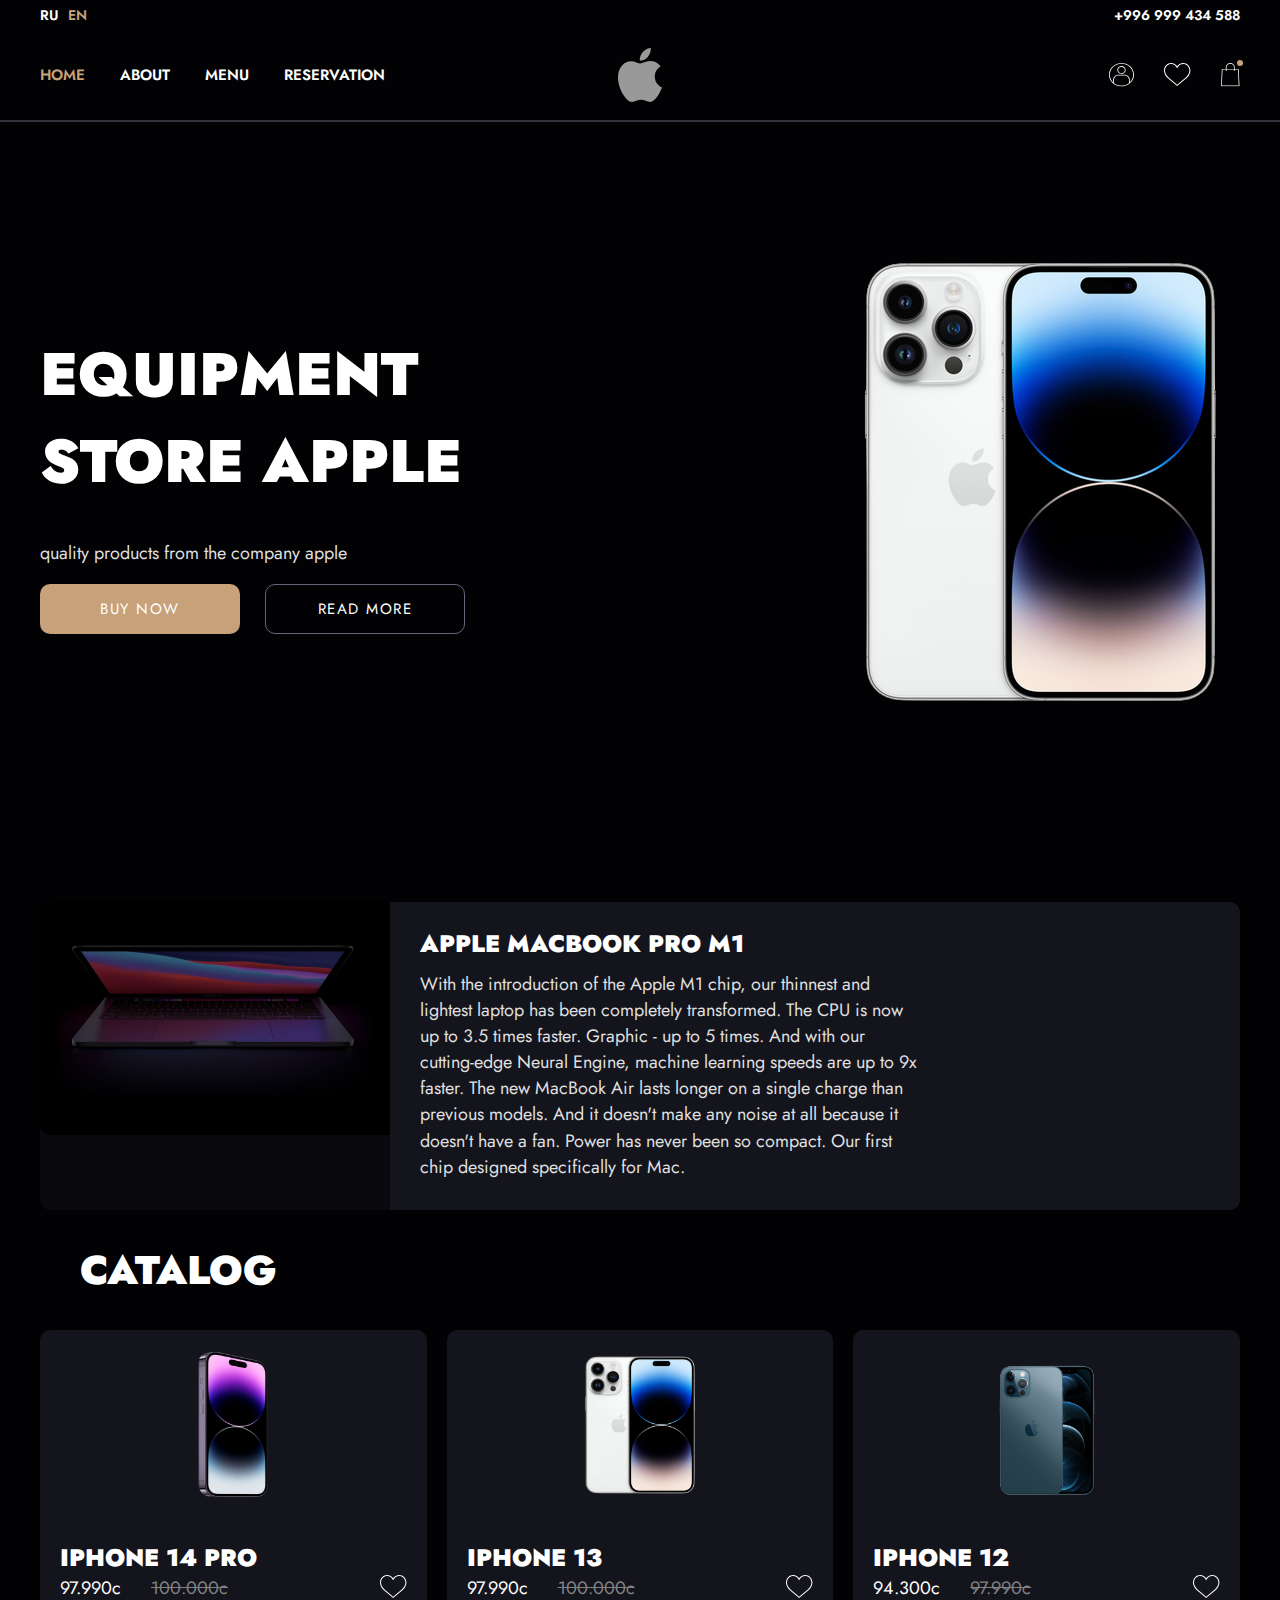
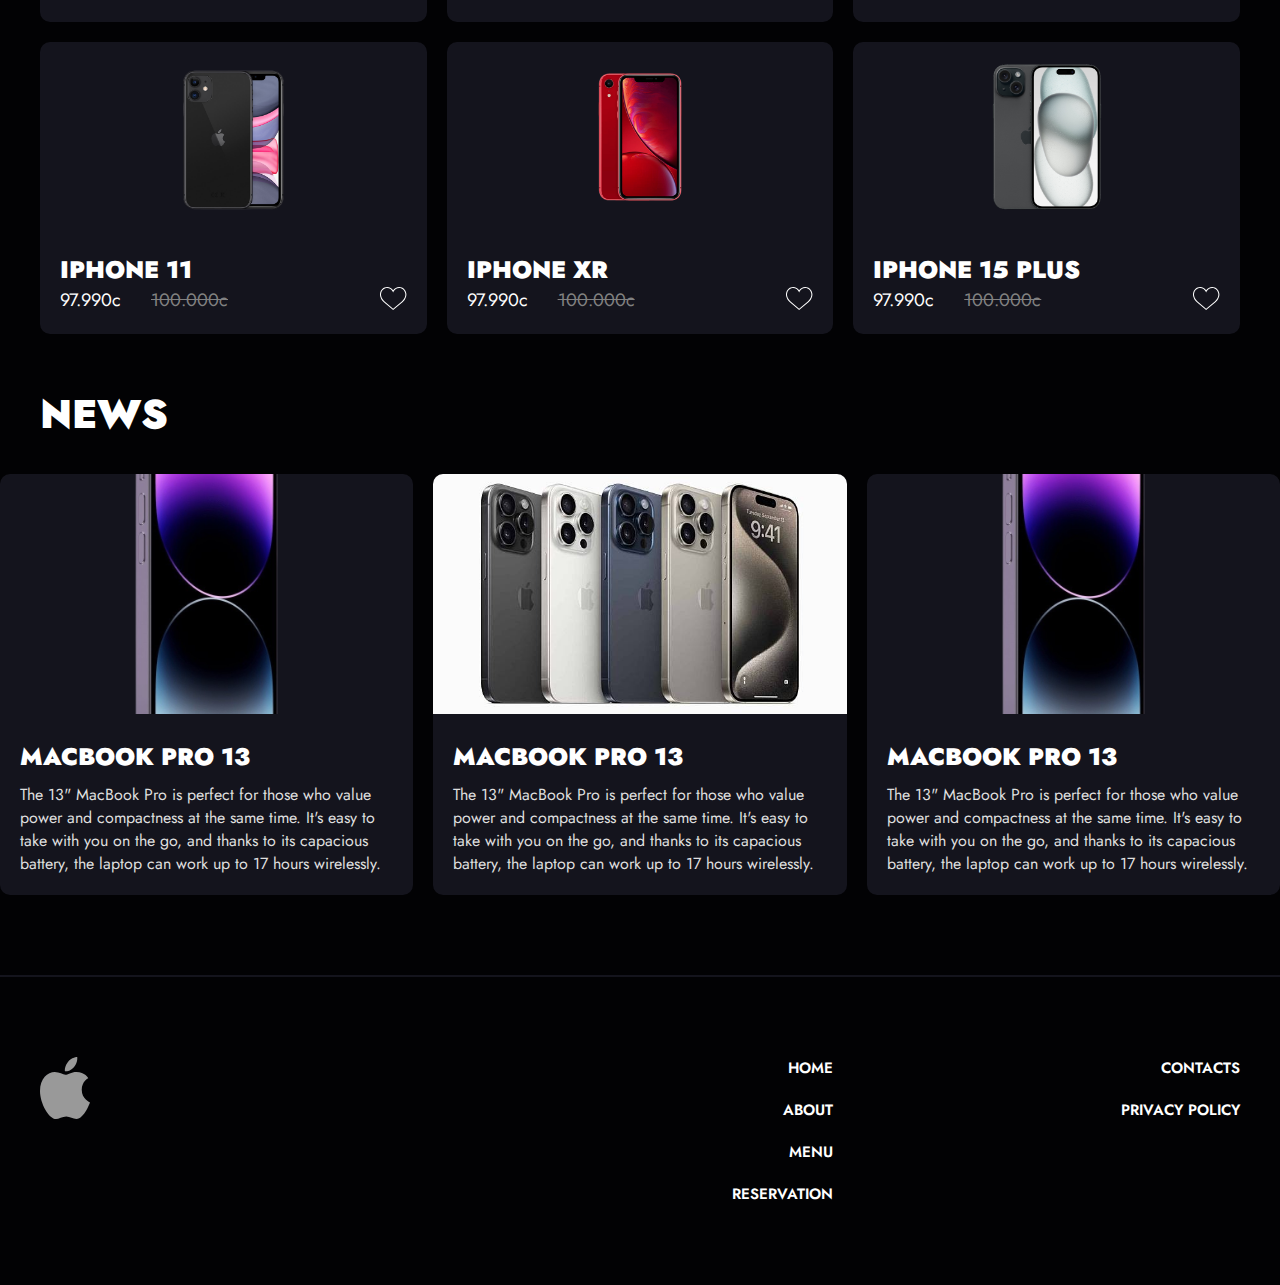
<file: index.html>
<!DOCTYPE html>
<html lang="en">
<head>
    <meta charset="UTF-8">
    <link rel="stylesheet" href="style.css">
    <link rel="icon" type="image/png" sizes="32x32" href="/IMG/apple (2).svg">
    <link rel="preconnect" href="https://fonts.googleapis.com">
    <link rel="preconnect" href="https://fonts.gstatic.com" crossorigin>
    <link href="https://fonts.googleapis.com/css2?family=Jost:wght@400;500;600;700;900&display=swap" rel="stylesheet">
    <meta name="viewport" content="width=device-width, initial-scale=1.0">
    <title>Apple store</title>
</head>
<body>
    
<header class="header">
    <div class="header__line">
        <div class="container">
            <div class="header__line-wrapper">
                <div class="header__lng">
                    <a href="#">Ru</a>
                    <a href="#" class="active">En</a>
                </div>
                <a class="header__phone" href="#">+996 999 434 588</a>
            </div>
        </div>
    <div class="container">
        <div class="header__wrapper">
            <div class="header__block">
                <nav class="nav">
                    <a class="nav__link active" href="#">
                        Home
                    </a>
                    <a class="nav__link" href="#">
                        About
                    </a>
                    <a class="nav__link" href="#">
                        Menu
                    </a>
                    <a class="nav__link" href="#">
                        Reservation
                    </a>
                </nav>
            </div>

            <a href="#" class="logo">
                 <img src="./IMG/apple (2).svg" alt="logo">
            </a>
            <div class="header__block right">
                <div class="header__actions">
                    <a class="header__link" href="#">
                    <img src="/IMG/user 1.svg" alt="profile">
                    </a>
                    <a class="header__link" href="#">
                       <img src="/IMG/favorite 1.svg" alt="favorit">
                    </a>
                    <a class="header__link" href="#">
                       <img src="/IMG/cart 1.svg" alt="cart">
                       <span class="header__link-event"></span>
                    </a>
                </div>
            </div>
        </div>
    </div>
</header>


<div class="intro" style="background: url(/IMG/phone\ 2.png); background-repeat: no-repeat; background-position: right;">
    <div class="container">
        <div class="intro__wrapper">
            <div class="intro__block">
            <h1 class="intro__title">Equipment store Apple</h1>
            <p class="intro__text">
                quality products from the company apple
            </p>
            <div class="intro__actions">
                <a class="btn btn-main" href="#">
                    Buy now
                </a>
                <a class="btn btn-secondary" href="#">
                    Read more
                </a>    
            </div>
        </div>
    </div><!-- /.intro-wrapper -->
</div><!-- /.container -->
</div> <!-- /.intro -->

<div class="container">
    <div class="info__block">
    <div class="info__img-wrapper">
        <img class="info__img" src="/IMG/macbook-pro-m1.jpg" alt="">
    </div>
        <div class="info__item">
            <div class="info__title">
                Apple Macbook pro M1
            </div>

            <div class="info__text">
                With the introduction of the Apple M1 chip, our thinnest and lightest laptop has been completely transformed. The CPU is now up to 3.5 times faster. Graphic - up to 5 times. And with our cutting-edge Neural Engine, machine learning speeds are up to 9x faster. The new MacBook Air lasts longer on a single charge than previous models.
                And it doesn't make any noise at all because it doesn't have a fan. Power has never been so compact.
                Our first chip designed specifically for Mac.
            </div>
        </div>
    </div>
</div>

<div class="container">
    <h2 class="block__title">
        Catalog
    </h2>

    <div class="products__wrapper">
        <div class="products__block">
          <a href="https://www.apple.com/shop/buy-iphone/iphone-14" class="products__item">
             <img class="products__img" src="/IMG/bg-phone.png" width="400" alt="">
             <h3 class="products__title">
                iphone 14 pro
             </h3>
             <div class="products__footer">
                <div class="products__price">
                    97.990c
                    <del>100.000c</del>
                </div> 
                <button type="buttons" class="products__favorite">
                    <img src="/IMG/favorite 2.svg" alt="">
                </button>
             </div>
        </a>
    </div>  

    <div class="products__block">
        <a href="#" class="products__item">
           <img class="products__img" src="/IMG/phone 2.png" width="" alt="">
           <h3 class="products__title">
              iphone 13
           </h3>
           <div class="products__footer">
              <div class="products__price">
                  97.990c
                  <del>100.000c</del>
              </div> 
              <button type="buttons" class="products__favorite">
                  <img src="/IMG/favorite 2.svg" alt="">
              </button>
           </div>
      </a>
  </div>  


  <div class="products__block">
    <a href="#" class="products__item">
       <img class="products__img" src="/IMG/iphone 12.png" width="" alt="">
       <h3 class="products__title">
          iphone 12 
       </h3>
       <div class="products__footer">
          <div class="products__price">
              94.300c
              <del>97.990c</del>
          </div> 
          <button type="buttons" class="products__favorite">
              <img src="/IMG/favorite 2.svg" alt="">
          </button>
       </div>
  </a>
</div>  

<div class="products__block">
    <a href="#" class="products__item">
       <img class="products__img" src="/IMG/iphone 11.png" width="" alt="">
       <h3 class="products__title">
          iphone 11
       </h3>
       <div class="products__footer">
          <div class="products__price">
              97.990c
              <del>100.000c</del>
          </div> 
          <button type="buttons" class="products__favorite">
              <img src="/IMG/favorite 2.svg" alt="">
          </button>
       </div>
  </a>
</div>  

<div class="products__block">
    <a href="#" class="products__item">
       <img class="products__img" src="/IMG/iphone xr.png" width="" alt="">
       <h3 class="products__title">
          iphone xr
       </h3>
       <div class="products__footer">
          <div class="products__price">
              97.990c
              <del>100.000c</del>
          </div> 
          <button type="buttons" class="products__favorite">
              <img src="/IMG/favorite 2.svg" alt="">
          </button>
       </div>
  </a>
</div>  

<div class="products__block">
    <a href="#" class="products__item">
       <img class="products__img" src="/IMG/iphone 15.png" width="" alt="">
       <h3 class="products__title">
          iphone 15 plus
       </h3>
       <div class="products__footer">
          <div class="products__price">
              97.990c
              <del>100.000c</del>
          </div> 
          <button type="buttons" class="products__favorite">
              <img src="/IMG/favorite 2.svg" alt="">
          </button>
       </div>
  </a>
</div>  
</div>
</div>


<div class="block__title">
    News
</div>

<div class="news__wrapper">
    <div class="news__block">
        <a href="#" class="news__item">
            <img class="news__img" src="/IMG/bg-phone.png" alt="">
            <div class="news__content">
                <h3 class="news__title">
                    MacBook pro 13
                   </h3>
                   <p class="news__text">
                       The 13" MacBook Pro is perfect for those who value power and compactness at the same time.
                        It's easy to take with you on the go, and thanks to its capacious battery,
                        the laptop can work up to 17 hours wirelessly.
                   </p>
            </div>
        </a>
    </div>

    <div class="news__block">
        <a href="#" class="news__item">
            <img class="news__img" src="/IMG/w644.jpeg" height="200" alt="">
            <div class="news__content">
                <h3 class="news__title">
                    MacBook pro 13
                   </h3>
                   <p class="news__text">
                       The 13" MacBook Pro is perfect for those who value power and compactness at the same time.
                        It's easy to take with you on the go, and thanks to its capacious battery,
                        the laptop can work up to 17 hours wirelessly.
                   </p>
            </div>
        </a>
    </div>

    <div class="news__block">
        <a href="#" class="news__item">
            <img class="news__img" src="/IMG/bg-phone.png" alt="">
            <div class="news__content">
                <h3 class="news__title">
                    MacBook pro 13
                   </h3>
                   <p class="news__text">
                       The 13" MacBook Pro is perfect for those who value power and compactness at the same time.
                        It's easy to take with you on the go, and thanks to its capacious battery,
                        the laptop can work up to 17 hours wirelessly.
                   </p>
            </div>
        </a>
    </div>

</div>
</div>

<footer class="footer">
    <div class="container">
        <div class="footer__wrapper">
            <div class="footer__block">
                <a class="footer__logo" href="#">
                    <img src="/IMG/apple (2).svg" width="50" alt="">
                </a>
            </div>
            <div class="footer__block">
                <nav class="nav nav-footer">
                    <a class="nav__link" href="#">
                        Home
                    </a>
                    <a class="nav__link" href="#">
                        About
                    </a>
                    <a class="nav__link" href="#">
                        Menu
                    </a>
                    <a class="nav__link" href="#">
                        Reservation
                    </a>
                </nav>
            </div>
            <div class="footer__block">
                <nav class="nav nav-footer">
                    <a class="nav__link" href="#">
                        Contacts
                    </a>
                    <a class="nav__link" href="#">
                        Privacy policy
                    </a>
            </div>
        </div>
    </div>
</footer>

</body>
</html>
</file>
<file: style.css>
*,*:before,*:after {
    box-sizing: border-box;
}
body{
    margin: 0;
    background-color: #020204;
    font-family: 'Jost', sans-serif;
    color: #fff;
}

a {
    color: #fff;
    text-decoration: none;
}

.container {
    width: 1200px;
    margin: 0 auto;

    margin-top: 0;
    margin-right: auto;
    margin-bottom: 0;
    margin-left: auto;
}

.btn {
    min-width: 200px;
    height: 50px;
    display: inline-flex;
    justify-content: center;
    align-items: center;
    font-size: 15px;
    letter-spacing: 0.1em;
    text-transform: uppercase;
    border-radius: 10px;
    transition: background-color .2s ease;
}

.btn-main {
    background-color: #C7A17A;
}

.btn-main:hover {
    background-color: #a88666;
}

.btn-secondary {
border: 1px solid #666681;
}

.btn-secondary:hover{
    background-color: #666681;
}

.header {
    border-bottom: 1px solid #32323D;
}

.header__line {
    border-bottom: 1px solid #32323D;
}


.header__line-wrapper{
    height: 30px;
    display: flex;
    align-items: center;
    justify-content: space-between;
}

.header__lng {
display: flex;
}

.header__lng a {
margin-right: 10px;
font-weight: 600;
text-transform: uppercase;
font-size: 14px;
}

.header__lng a.active {
    color: #C7A17A;
}


.header__phone {
    font-weight: 600;
    font-size: 14px;
}

.header__wrapper {
height: 90px;
display: flex;
align-items: center;
justify-content: space-between;
}

.header__block {
width: 40%;
}

.header__block.right {
    display: flex;
    justify-content: flex-end;
    
}

.nav {
display: flex;
}

.nav-footer {
    flex-direction: column;
    align-items: flex-end;
}

.nav-footer .nav__link{
margin-right: 0;
margin-bottom: 20px;
}

.nav__link{
  margin-right: 35px;
  font-size: 15px;
  font-weight: 600;
  text-transform: uppercase;
  transition: color .2s ease ;
}

.nav__link:hover {
    color: #C7A17A;
}

.nav__link.active {
    color: #C7A17A;
}

.logo{

}

.logo img {
    height: 54px;
    display: block;
}

.header__actions {
display: flex;
align-items: center;
}

.header__link {
    margin-right: 30px;
    position: relative;
}

.header__link img {
    display: block;
}

.header__link:last-child {
margin-right: 0;
}

.header__link-event {
  width: 6px;
  height: 6px;
  background-color:  #C7A17A;
  display: block;
  border-radius: 50%;
  position: absolute;
  top: -3px;
  right: -3px;
}




.intro {
margin-bottom: 60px;
background-repeat: no-repeat;
background-size: cover;
position: relative;
}

.intro__wrapper{
padding: 20px 0;
min-height: 720px;
display: flex;
align-items: center;
}

.intro__block {
max-width: 565px;
}

.intro__title {
margin: 0 0 35px;
font-size: 60px;
font-weight: 900;
line-height: 1,4;
text-transform: uppercase;
}

.intro__text {
font-size: 18px;
color: #DFDFDF;
}

.intro__actions ,.btn-main {
    margin-right: 20px;
}


.info__block {
display: flex;
border-radius: 10px;
background-color: #14141D;
}

.info__img-wrapper {
position: relative;
}

.info__img-wrapper:after {
    width: 100%;
    height: 100%;
    position: absolute;
    top: 0;
    left: 0;
    background-color: rgba(0,0,0, 0.5);
    content: '';
}


.info__img {
    border-radius: 10px 0 0 10px;
    width: 350px;
    text-align: center;
}


.info__item {
padding: 30px;
}

.info__title {
margin-bottom: 15px;
font-size: 24px;
font-weight: 900;
line-height: 1;
text-transform: uppercase;
}

.info__text {
max-width: 500px;
font-size: 18px;
color: #DFDFDF;
line-height: 1.45;
}

.block__title {
    margin: 40px;
    font-size: 40px;
    line-height: 1;
    font-weight: 900;
    color: white;
    text-transform: uppercase;
}


/*Products*/

.products__wrapper {
display: flex;
flex-wrap: wrap;
margin: 0 -10px;
}

.products__block {
width: 33.33%;
padding: 0 10px;
margin-bottom: 20px;

}

.products__item {
padding: 20px;
background-color: #14141D;
border-radius: 10px;
transition:  background-color .2s ease;
display: block;
}

.products__item:hover {
    background-color: #22222f;

}

.products__img {
max-height: 150px;
max-width: 200px;
margin: 0 auto 40px;
display: block;
}

.products__title {
margin: 0;
font-size: 24px;
font-weight: 900;
text-transform: uppercase;
}

.products__footer {
display: flex;
justify-content: space-between;
align-items: center;
}

.products__price {
font-size: 18px;
display: flex;
}

.products__price del {
    margin-left: 30px;
    color: #818181;
}

.products__favorite {
background: none;
padding: 0;
cursor: pointer;
border: 0;
}

/*Products*/


/*News*/
.news__wrapper {
    display: flex;
    flex-wrap: wrap;
    margin: 0 -10px 60px;
}

.news__block {
    width: 33.33%;
    padding: 0 10px;
    margin-bottom: 20px;
}

.news__item {
    min-height: 100%;
    display: block;
    background-color: #14141D;
    transition: background-color .2s ease;
    border-radius: 10px;
}

.news__item:hover {
    background-color: #22222f;
}

.news__img {
 height: 240px;
 width: 100%;
 object-fit: cover;
 border-top-right-radius: 10px;
 border-top-left-radius: 10px;
}

.news__content {
   padding: 20px;
}

.news__title {
margin: 0 0 10px;
font-size: 24px;
font-weight: 900;
line-height: 1.4    ;
text-transform: uppercase;
}

.news__text {
    margin: 0;
    color: #DFDFDF;
    font-size: 16px;
}
/*News*/


.footer {
    border-top: 2px solid #14141D;
    padding-top: 80px;
    padding-bottom: 60px;
}

.footer__wrapper {
    display: flex;
    margin: 0 -10px;
}

.footer__block {
    width: 33.33%;
    padding: 0 10px;
}
</file>
